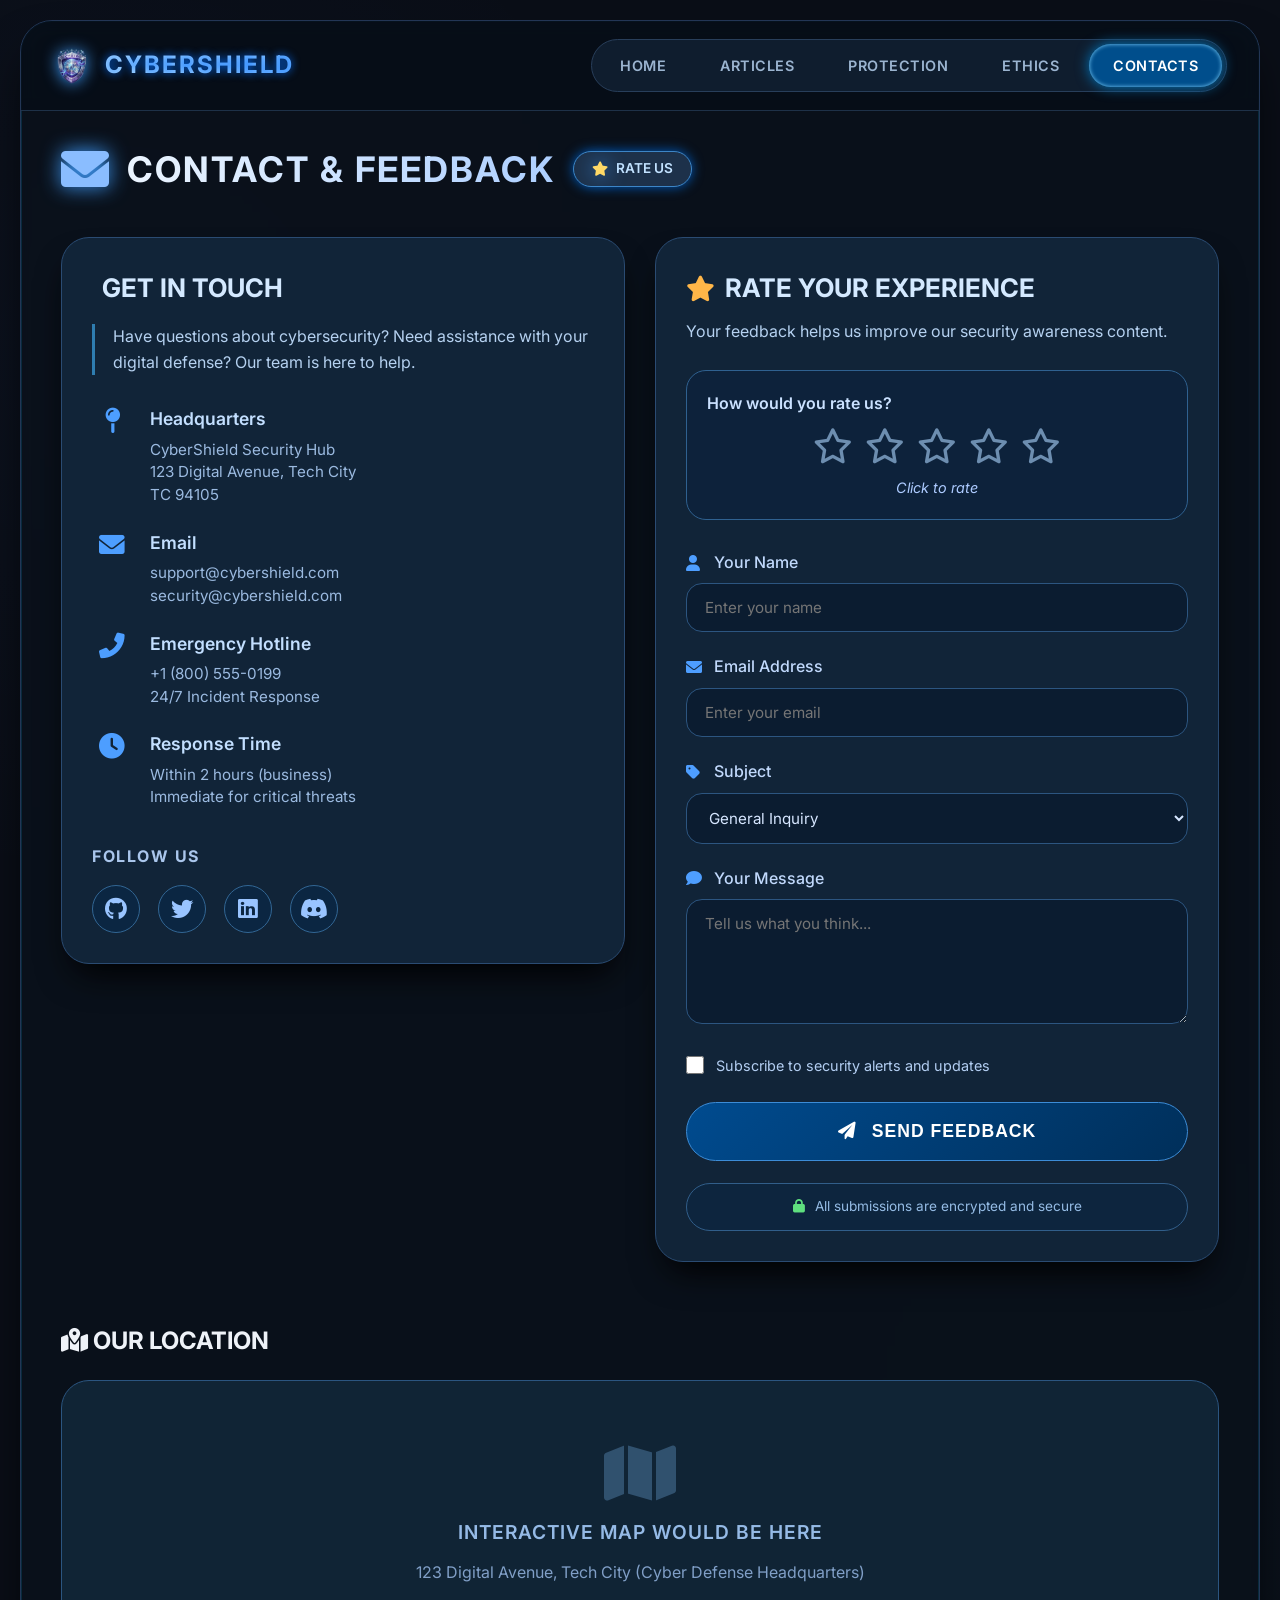
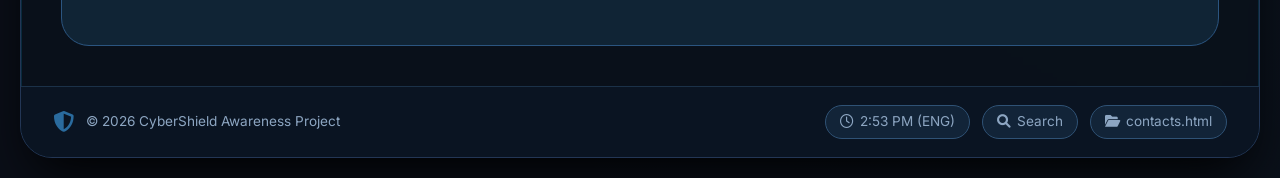
<file: contacts.html>
<!DOCTYPE html>
<html lang="en">
<head>
    <meta charset="UTF-8">
    <meta name="viewport" content="width=device-width, initial-scale=1.0">
    <title>CyberShield · Contact & Feedback</title>
    <!-- Font Awesome 6 (free) -->
    <link rel="stylesheet" href="https://cdnjs.cloudflare.com/ajax/libs/font-awesome/6.0.0-beta3/css/all.min.css">
    <!-- Google Fonts -->
    <link href="https://fonts.googleapis.com/css2?family=Inter:wght@300;400;500;600;700;800&display=swap" rel="stylesheet">
    <!-- Master CSS -->
    <link rel="stylesheet" href="contact.css">
</head>
<body>
    <div class="contacts-page">
        <!-- HEADER with left logo and right navigation -->
        <header class="main-header">
            <div class="logo-area">
                <img src="logo.png" alt="CyberShield" class="logo-img" onerror="this.style.display='none'; this.nextElementSibling.style.display='flex';">
                <i class="fas fa-shield-halved" style="display: none;"></i>
                <span class="logo-text">CYBERSHIELD</span>
            </div>
            <nav class="nav-tabs">
                <a href="home.html" class="nav-tab">HOME</a>
                <a href="articles.html" class="nav-tab">ARTICLES</a>
                <a href="protection.html" class="nav-tab">PROTECTION</a>
                <a href="ethics.html" class="nav-tab">ETHICS</a>
                <a href="contacts.html" class="nav-tab active">CONTACTS</a>
            </nav>
        </header>

        <!-- PAGE TITLE -->
        <div class="page-title">
            <i class="fas fa-envelope"></i>
            <h1>CONTACT & FEEDBACK</h1>
            <span class="live-badge"><i class="fas fa-star"></i> RATE US</span>
        </div>

        <!-- TWO COLUMN LAYOUT: Contact Info + Feedback Form -->
        <div class="contact-grid">
            <!-- LEFT COLUMN: Contact Information -->
            <div class="contact-info">
                <div class="info-card">
                    <h3><i class="fas fa-shield-halved"></i> GET IN TOUCH</h3>
                    <p>Have questions about cybersecurity? Need assistance with your digital defense? Our team is here to help.</p>
                    
                    <div class="info-details">
                        <div class="detail-item">
                            <i class="fas fa-map-pin"></i>
                            <div>
                                <h4>Headquarters</h4>
                                <p>CyberShield Security Hub<br>123 Digital Avenue, Tech City<br>TC 94105</p>
                            </div>
                        </div>
                        
                        <div class="detail-item">
                            <i class="fas fa-envelope"></i>
                            <div>
                                <h4>Email</h4>
                                <p>support@cybershield.com<br>security@cybershield.com</p>
                            </div>
                        </div>
                        
                        <div class="detail-item">
                            <i class="fas fa-phone-alt"></i>
                            <div>
                                <h4>Emergency Hotline</h4>
                                <p>+1 (800) 555-0199<br>24/7 Incident Response</p>
                            </div>
                        </div>
                        
                        <div class="detail-item">
                            <i class="fas fa-clock"></i>
                            <div>
                                <h4>Response Time</h4>
                                <p>Within 2 hours (business)<br>Immediate for critical threats</p>
                            </div>
                        </div>
                    </div>
                    
                    <div class="social-links">
                        <h4>FOLLOW US</h4>
                        <div class="social-icons">
                            <a href="#"><i class="fab fa-github"></i></a>
                            <a href="#"><i class="fab fa-twitter"></i></a>
                            <a href="#"><i class="fab fa-linkedin"></i></a>
                            <a href="#"><i class="fab fa-discord"></i></a>
                        </div>
                    </div>
                </div>
            </div>

            <!-- RIGHT COLUMN: Feedback Form with Star Rating -->
            <div class="feedback-form">
                <div class="form-card">
                    <h3><i class="fas fa-star"></i> RATE YOUR EXPERIENCE</h3>
                    <p>Your feedback helps us improve our security awareness content.</p>
                    
                    <!-- Star Rating System -->
                    <div class="rating-section">
                        <label>How would you rate us?</label>
                        <div class="star-rating">
                            <i class="far fa-star" data-rating="1"></i>
                            <i class="far fa-star" data-rating="2"></i>
                            <i class="far fa-star" data-rating="3"></i>
                            <i class="far fa-star" data-rating="4"></i>
                            <i class="far fa-star" data-rating="5"></i>
                        </div>
                        <span class="rating-text" id="ratingText">Click to rate</span>
                    </div>

                    <!-- Feedback Form -->
                    <form id="feedbackForm">
                        <div class="form-group">
                            <label for="name"><i class="fas fa-user"></i> Your Name</label>
                            <input type="text" id="name" placeholder="Enter your name" required>
                        </div>
                        
                        <div class="form-group">
                            <label for="email"><i class="fas fa-envelope"></i> Email Address</label>
                            <input type="email" id="email" placeholder="Enter your email" required>
                        </div>
                        
                        <div class="form-group">
                            <label for="subject"><i class="fas fa-tag"></i> Subject</label>
                            <select id="subject">
                                <option value="general">General Inquiry</option>
                                <option value="feedback">Website Feedback</option>
                                <option value="security">Security Concern</option>
                                <option value="partnership">Partnership Opportunity</option>
                            </select>
                        </div>
                        
                        <div class="form-group">
                            <label for="message"><i class="fas fa-comment"></i> Your Message</label>
                            <textarea id="message" rows="5" placeholder="Tell us what you think..." required></textarea>
                        </div>
                        
                        <div class="form-checkbox">
                            <input type="checkbox" id="newsletter">
                            <label for="newsletter">Subscribe to security alerts and updates</label>
                        </div>
                        
                        <button type="submit" class="submit-btn">
                            <i class="fas fa-paper-plane"></i> SEND FEEDBACK
                        </button>
                    </form>

                    <div class="secure-note">
                        <i class="fas fa-lock"></i>
                        <span>All submissions are encrypted and secure</span>
                    </div>
                </div>
            </div>
        </div>

        <!-- MAP / LOCATION SECTION -->
        <div class="map-section">
            <h2 class="section-title"><i class="fas fa-map-marked-alt"></i> OUR LOCATION</h2>
            <div class="map-placeholder">
                <i class="fas fa-map"></i>
                <span>INTERACTIVE MAP WOULD BE HERE</span>
                <p>123 Digital Avenue, Tech City (Cyber Defense Headquarters)</p>
            </div>
        </div>

        <!-- FOOTER -->
        <footer class="main-footer">
            <div class="footer-left">
                <i class="fas fa-shield"></i>
                <span>© 2026 CyberShield Awareness Project</span>
            </div>
            <div class="footer-right">
                <span><i class="far fa-clock"></i> 2:53 PM (ENG)</span>
                <span><i class="fas fa-search"></i> Search</span>
                <span><i class="fas fa-folder-open"></i> contacts.html</span>
            </div>
        </footer>
    </div>

    <!-- JavaScript for Star Rating and Form -->
    <script>
        document.addEventListener('DOMContentLoaded', function() {
            // Star Rating Functionality
            const stars = document.querySelectorAll('.star-rating i');
            const ratingText = document.getElementById('ratingText');
            let currentRating = 0;

            stars.forEach(star => {
                // Hover effect
                star.addEventListener('mouseenter', function() {
                    const rating = parseInt(this.getAttribute('data-rating'));
                    highlightStars(rating);
                });

                star.addEventListener('mouseleave', function() {
                    highlightStars(currentRating);
                });

                // Click to set rating
                star.addEventListener('click', function() {
                    currentRating = parseInt(this.getAttribute('data-rating'));
                    highlightStars(currentRating);
                    
                    // Update rating text
                    const messages = [
                        'Click to rate',
                        'Poor - We need to improve',
                        'Fair - Getting there',
                        'Good - Glad you liked it',
                        'Very Good - Thanks!',
                        'Excellent - You made our day!'
                    ];
                    ratingText.textContent = messages[currentRating];
                    
                    // Change stars to solid
                    stars.forEach((s, index) => {
                        if (index < currentRating) {
                            s.classList.remove('far');
                            s.classList.add('fas');
                        } else {
                            s.classList.remove('fas');
                            s.classList.add('far');
                        }
                    });
                });
            });

            function highlightStars(rating) {
                stars.forEach((star, index) => {
                    if (index < rating) {
                        star.style.color = '#ffbb33';
                    } else {
                        star.style.color = '#6d8eb0';
                    }
                });
            }

            // Form Submission (prevent default for demo)
            const form = document.getElementById('feedbackForm');
            form.addEventListener('submit', function(e) {
                e.preventDefault();
                alert('Thank you for your feedback! (Demo - form not actually submitted)');
                form.reset();
                
                // Reset stars
                currentRating = 0;
                stars.forEach(star => {
                    star.classList.remove('fas');
                    star.classList.add('far');
                    star.style.color = '#6d8eb0';
                });
                ratingText.textContent = 'Click to rate';
            });
        });
    </script>
</body>
</html>
</file>
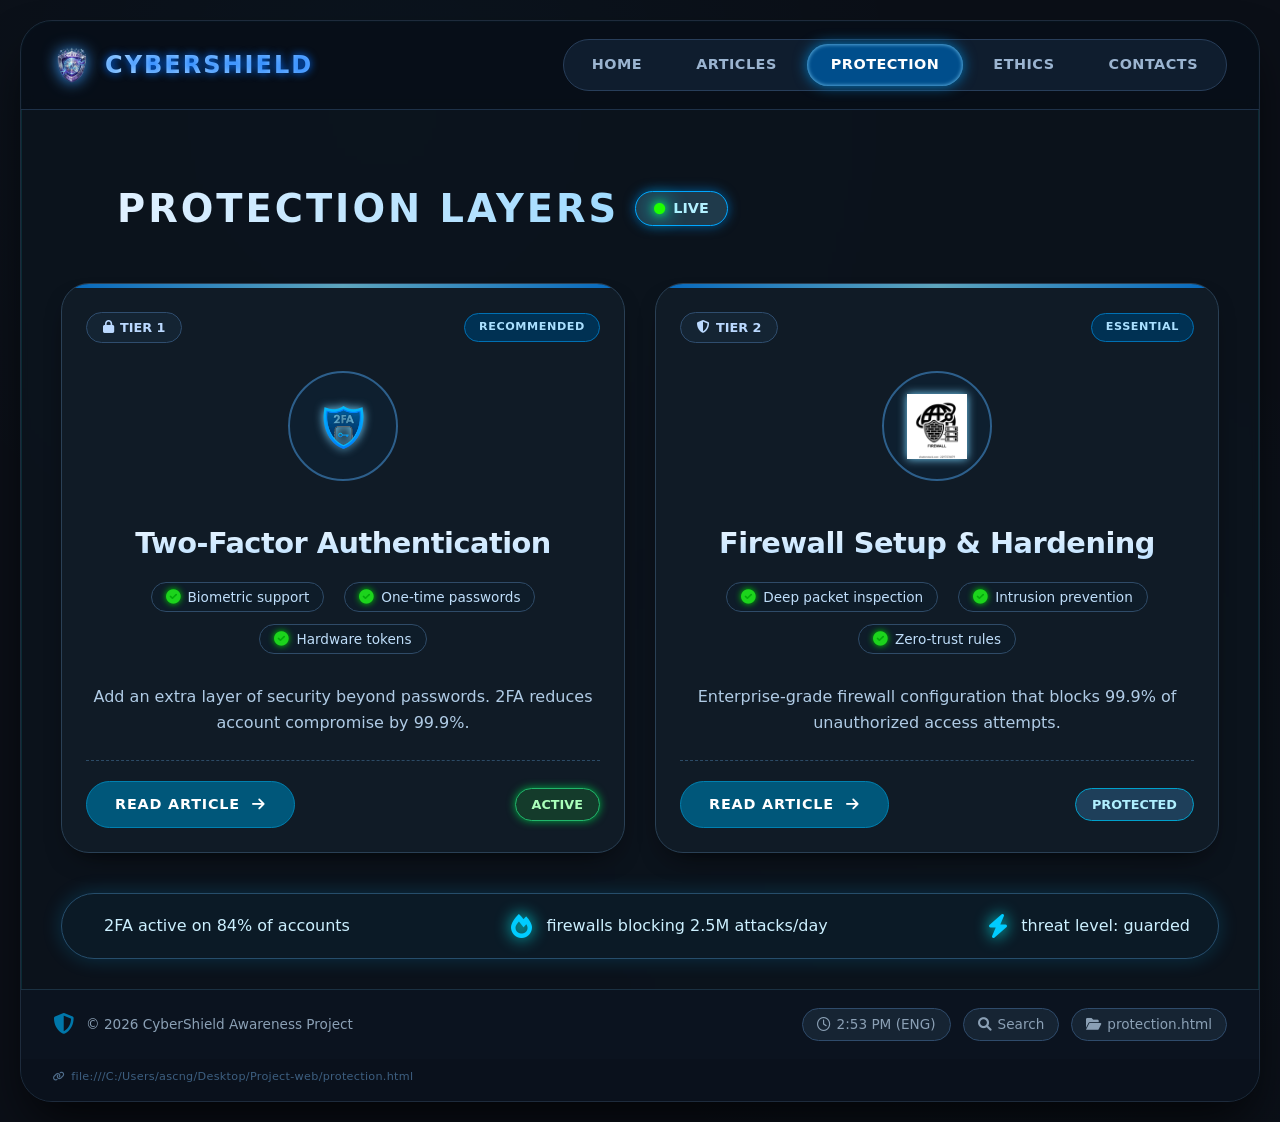
<file: protection.html>
<!DOCTYPE html>
<html lang="en">
<head>
    <meta charset="UTF-8">
    <meta name="viewport" content="width=device-width, initial-scale=1.0">
    <title>CyberShield · protection</title>
    <!-- Font Awesome 6 (free) -->
    <link rel="stylesheet" href="https://cdnjs.cloudflare.com/ajax/libs/font-awesome/6.0.0-beta3/css/all.min.css">
    <!-- external CSS -->
    <link rel="stylesheet" href="protection.css">
</head>
<body>
    <div class="protection-page">
        <!-- header with left logo and right navigation (same as articles) -->
        <header class="main-header">
            <div class="logo-area">
                <!-- your website logo from assets - replace src -->
                <img src="logo.png" alt="CyberShield" class="logo-img" onerror="this.style.display='none'; this.nextElementSibling.style.display='flex';">
                <i class="fas fa-shield-halved" style="display: none;"></i>
                <span class="logo-text">CYBERSHIELD</span>
            </div>
            <nav class="nav-tabs">
                <a href="index.html" class="nav-tab">HOME</a>
                <a href="articles.html" class="nav-tab">ARTICLES</a>
                <a href="protection.html" class="nav-tab active">PROTECTION</a>
                <a href="ethics.html" class="nav-tab">ETHICS</a>
                <a href="contacts.html" class="nav-tab">CONTACTS</a>
            </nav>
        </header>

        <!-- main protection content -->
        <div class="protection-content">
            <!-- title with shield icon -->
            <div class="page-title">
                <i class="fas fa-shield-halved"></i>
                <h1>PROTECTION LAYERS</h1>
                <span class="live-badge"><i class="fas fa-circle"></i> LIVE</span>
            </div>

            <!-- two feature cards: 2FA and Firewall -->
            <div class="protection-grid">
                
                <!-- CARD 1: 2FA (two-factor authentication) -->
                <div class="protection-card">
                    <div class="card-header">
                        <span class="card-badge"><i class="fas fa-lock"></i> TIER 1</span>
                        <span class="card-tag">RECOMMENDED</span>
                    </div>
                    <!-- icon area (your asset) - clickable -->
                    <a href="2fa-article.html" class="icon-link">
                        <div class="icon-circle">
                            <!-- replace with your 2FA icon from assets -->
                            <img src="2FA.png" alt="2FA" onerror="this.style.display='none'; this.nextElementSibling.style.display='flex';">
                            <i class="fas fa-mobile-alt" style="display: none;"></i>
                        </div>
                    </a>
                    <h2>Two-Factor Authentication</h2>
                    <div class="feature-list">
                        <span><i class="fas fa-check-circle"></i> Biometric support</span>
                        <span><i class="fas fa-check-circle"></i> One-time passwords</span>
                        <span><i class="fas fa-check-circle"></i> Hardware tokens</span>
                    </div>
                    <p class="card-description">
                        Add an extra layer of security beyond passwords. 2FA reduces account compromise by 99.9%.
                    </p>
                    <div class="card-footer">
                        <a href="2fa-article.html" class="action-button">
                            <span>READ ARTICLE</span>
                            <i class="fas fa-arrow-right"></i>
                        </a>
                        <span class="status status-active">ACTIVE</span>
                    </div>
                </div>

                <!-- CARD 2: FIREWALL SETUP -->
                <div class="protection-card">
                    <div class="card-header">
                        <span class="card-badge"><i class="fas fa-shield"></i> TIER 2</span>
                        <span class="card-tag">ESSENTIAL</span>
                    </div>
                    <!-- icon area (your asset) - clickable -->
                    <a href="firewall-article.html" class="icon-link">
                        <div class="icon-circle">
                            <!-- replace with your firewall icon from assets -->
                            <img src="fire.png" alt="firewall" onerror="this.style.display='none'; this.nextElementSibling.style.display='flex';">
                            <i class="fas fa-wall" style="display: none;"></i>
                        </div>
                    </a>
                    <h2>Firewall Setup & Hardening</h2>
                    <div class="feature-list">
                        <span><i class="fas fa-check-circle"></i> Deep packet inspection</span>
                        <span><i class="fas fa-check-circle"></i> Intrusion prevention</span>
                        <span><i class="fas fa-check-circle"></i> Zero-trust rules</span>
                    </div>
                    <p class="card-description">
                        Enterprise‑grade firewall configuration that blocks 99.9% of unauthorized access attempts.
                    </p>
                    <div class="card-footer">
                        <a href="firewall-article.html" class="action-button">
                            <span>READ ARTICLE</span>
                            <i class="fas fa-arrow-right"></i>
                        </a>
                        <span class="status status-protected">PROTECTED</span>
                    </div>
                </div>
            </div>

            <!-- additional info strip (like live stats) -->
            <div class="info-strip">
                <div class="info-item">
                    <i class="fas fa-shield-halved"></i>
                    <span>2FA active on 84% of accounts</span>
                </div>
                <div class="info-item">
                    <i class="fas fa-fire"></i>
                    <span>firewalls blocking 2.5M attacks/day</span>
                </div>
                <div class="info-item">
                    <i class="fas fa-bolt"></i>
                    <span>threat level: guarded</span>
                </div>
            </div>
        </div>

        <!-- footer (same style) -->
        <footer class="protection-footer">
            <div class="footer-left">
                <i class="fas fa-shield"></i>
                <span>© 2026 CyberShield Awareness Project</span>
            </div>
            <div class="footer-right">
                <span><i class="far fa-clock"></i> 2:53 PM (ENG)</span>
                <span><i class="fas fa-search"></i> Search</span>
                <span><i class="fas fa-folder-open"></i> protection.html</span>
            </div>
        </footer>

        <!-- local file hint (optional) -->
        <div class="file-hint">
            <i class="fas fa-link"></i> file:///C:/Users/ascng/Desktop/Project-web/protection.html
        </div>
    </div>

    <script>
        // fallback for images: if asset missing, show font icon
        document.querySelectorAll('.icon-circle img, .logo-img').forEach(img => {
            img.onerror = function() {
                this.style.display = 'none';
                if (this.nextElementSibling) {
                    this.nextElementSibling.style.display = 'flex';
                }
            };
        });
    </script>
</body>
</html>
</file>
<file: contact.css>
/* style.css – CyberShield main theme (contacts page) */

* {
    margin: 0;
    padding: 0;
    box-sizing: border-box;
}

body {
    font-family: 'Inter', -apple-system, BlinkMacSystemFont, sans-serif;
    background: #0a0e17;
    color: #eef2f8;
    line-height: 1.6;
    min-height: 100vh;
    display: flex;
    justify-content: center;
    align-items: center;
    padding: 20px;
    background-image: 
        radial-gradient(circle at 10% 20%, rgba(64, 128, 255, 0.03) 0%, transparent 30%),
        radial-gradient(circle at 90% 80%, rgba(0, 200, 255, 0.02) 0%, transparent 40%);
}

.contacts-page {
    max-width: 1300px;
    width: 100%;
    background: rgba(10, 18, 28, 0.82);
    backdrop-filter: blur(5px);
    -webkit-backdrop-filter: blur(5px);
    border: 1px solid #233655;
    border-radius: 32px;
    box-shadow: 0 25px 50px -15px #000000, 0 0 0 1px rgba(0, 180, 255, 0.15) inset;
    overflow: hidden;
    display: flex;
    flex-direction: column;
}

/* ----- header & navigation (consistent across pages) ----- */
.main-header {
    display: flex;
    justify-content: space-between;
    align-items: center;
    padding: 18px 32px;
    border-bottom: 1px solid #1e3148;
    background: rgba(6, 14, 24, 0.7);
    backdrop-filter: blur(8px);
}

.logo-area {
    display: flex;
    align-items: center;
    gap: 12px;
}

.logo-img {
    height: 36px;
    width: auto;
    display: block;
    filter: drop-shadow(0 0 8px #3d9eff);
}

.logo-area i.fa-shield-halved {
    font-size: 32px;
    color: #2a9eff;
    text-shadow: 0 0 10px #0055cc;
    background: #101e2c;
    padding: 6px;
    border-radius: 12px;
}

.logo-text {
    font-weight: 700;
    font-size: 1.5rem;
    letter-spacing: 2px;
    background: linear-gradient(135deg, #c0e6ff, #6eb3ff);
    -webkit-background-clip: text;
    background-clip: text;
    color: transparent;
    text-shadow: 0 0 8px #006eff;
}

.nav-tabs {
    display: flex;
    gap: 6px;
    background: #0f1d2e;
    padding: 4px;
    border-radius: 60px;
    border: 1px solid #283e5a;
}

.nav-tab {
    padding: 10px 24px;
    border-radius: 40px;
    font-weight: 600;
    font-size: 0.9rem;
    letter-spacing: 0.5px;
    color: #9bb4d0;
    text-decoration: none;
    transition: all 0.2s;
}

.nav-tab:hover {
    background: #1c3350;
    color: #e2ecff;
}

.nav-tab.active {
    background: #004e8c;
    color: white;
    box-shadow: 0 0 14px #0077be, 0 0 4px #7fd4ff inset;
}

/* ----- page title (consistent styling) ----- */
.page-title {
    display: flex;
    align-items: center;
    gap: 18px;
    padding: 30px 40px 10px;
    flex-wrap: wrap;
}

.page-title i {
    font-size: 3rem;
    color: #8abdff;
    filter: drop-shadow(0 0 10px #3f9eff);
}

.page-title h1 {
    font-size: 2.2rem;
    font-weight: 700;
    letter-spacing: 2px;
    background: linear-gradient(to right, #ecf5ff, #adcfff);
    -webkit-background-clip: text;
    background-clip: text;
    color: transparent;
}

.live-badge {
    background: #1d314a;
    border: 1px solid #3d85c6;
    border-radius: 60px;
    padding: 6px 18px;
    font-weight: 600;
    font-size: 0.85rem;
    color: #c2e2ff;
    display: flex;
    align-items: center;
    gap: 8px;
    box-shadow: 0 0 12px #005bbb;
}

.live-badge i {
    font-size: 0.9rem;
    color: #ffd966;
}

/* ----- contact grid: two columns ----- */
.contact-grid {
    display: grid;
    grid-template-columns: 1fr 1fr;
    gap: 30px;
    padding: 30px 40px 40px;
}

/* ----- left column: contact info cards ----- */
.contact-info {
    height: fit-content;
}

.info-card {
    background: #112438;
    border: 1px solid #2a4b72;
    border-radius: 28px;
    padding: 30px;
    box-shadow: 0 20px 35px -12px #000000;
}

.info-card h3 {
    font-size: 1.6rem;
    margin-bottom: 15px;
    display: flex;
    align-items: center;
    gap: 10px;
    color: #d4e9ff;
}

.info-card h3 i {
    color: #3f96ff;
}

.info-card > p {
    color: #b5d1f0;
    margin-bottom: 30px;
    font-size: 1rem;
    border-left: 3px solid #2f7db0;
    padding-left: 18px;
}

.info-details {
    display: flex;
    flex-direction: column;
    gap: 22px;
    margin: 30px 0;
}

.detail-item {
    display: flex;
    gap: 18px;
    align-items: flex-start;
}

.detail-item i {
    font-size: 1.6rem;
    color: #4d9eff;
    min-width: 40px;
    text-align: center;
    margin-top: 3px;
}

.detail-item h4 {
    font-size: 1.1rem;
    font-weight: 600;
    color: #c3dfff;
    margin-bottom: 5px;
}

.detail-item p {
    color: #9bbae0;
    line-height: 1.5;
    font-size: 0.95rem;
}

.social-links {
    margin-top: 35px;
}

.social-links h4 {
    font-size: 1rem;
    letter-spacing: 1.5px;
    color: #aac6ec;
    margin-bottom: 15px;
}

.social-icons {
    display: flex;
    gap: 18px;
}

.social-icons a {
    display: flex;
    align-items: center;
    justify-content: center;
    width: 48px;
    height: 48px;
    background: #0b2642;
    border-radius: 50%;
    border: 1px solid #326694;
    color: #99c4ff;
    font-size: 1.4rem;
    transition: all 0.2s;
    text-decoration: none;
}

.social-icons a:hover {
    background: #1a4980;
    color: white;
    border-color: #6ab0ff;
    transform: translateY(-4px);
    box-shadow: 0 5px 15px #004e9e;
}

/* ----- right column: feedback form with star rating ----- */
.feedback-form {
    height: fit-content;
}

.form-card {
    background: #112438;
    border: 1px solid #2a4b72;
    border-radius: 28px;
    padding: 30px;
    box-shadow: 0 20px 35px -12px #000000;
}

.form-card h3 {
    font-size: 1.6rem;
    margin-bottom: 10px;
    display: flex;
    align-items: center;
    gap: 10px;
    color: #d4e9ff;
}

.form-card h3 i {
    color: #ffb648;
}

.form-card > p {
    color: #b5d1f0;
    margin-bottom: 25px;
}

/* star rating */
.rating-section {
    background: #0d223b;
    border-radius: 20px;
    padding: 20px;
    margin-bottom: 30px;
    border: 1px solid #2f6190;
}

.rating-section label {
    display: block;
    font-weight: 600;
    margin-bottom: 12px;
    color: #cae1ff;
}

.star-rating {
    display: flex;
    gap: 12px;
    font-size: 2.2rem;
    justify-content: center;
    margin: 10px 0 12px;
}

.star-rating i {
    color: #6d8eb0;
    cursor: pointer;
    transition: all 0.1s;
}

.star-rating i:hover {
    transform: scale(1.2);
}

.rating-text {
    display: block;
    text-align: center;
    font-size: 0.9rem;
    color: #adcbff;
    font-style: italic;
}

/* form elements */
.form-group {
    margin-bottom: 22px;
}

.form-group label {
    display: block;
    margin-bottom: 8px;
    font-weight: 500;
    color: #c1d9fc;
    display: flex;
    align-items: center;
    gap: 8px;
}

.form-group label i {
    color: #4e9eff;
    width: 20px;
}

.form-group input,
.form-group select,
.form-group textarea {
    width: 100%;
    padding: 14px 18px;
    background: #0b1c30;
    border: 1px solid #2c5580;
    border-radius: 16px;
    font-family: 'Inter', sans-serif;
    font-size: 0.95rem;
    color: #ecf5ff;
    transition: all 0.2s;
}

.form-group input:focus,
.form-group select:focus,
.form-group textarea:focus {
    outline: none;
    border-color: #4d9eff;
    box-shadow: 0 0 0 3px rgba(77, 158, 255, 0.3);
    background: #0e243e;
}

.form-group select {
    cursor: pointer;
    color: #d6e6ff;
}

.form-group select option {
    background: #0b1a2c;
    color: white;
}

.form-checkbox {
    display: flex;
    align-items: center;
    gap: 12px;
    margin: 20px 0 25px;
}

.form-checkbox input {
    width: 18px;
    height: 18px;
    accent-color: #2a7fff;
}

.form-checkbox label {
    color: #b3cef2;
    font-size: 0.9rem;
}

.submit-btn {
    width: 100%;
    background: linear-gradient(135deg, #004b8f, #002f5a);
    border: none;
    border-radius: 40px;
    padding: 18px 24px;
    font-weight: 700;
    font-size: 1.1rem;
    letter-spacing: 1px;
    color: white;
    display: flex;
    align-items: center;
    justify-content: center;
    gap: 15px;
    cursor: pointer;
    border: 1px solid #3c8cd7;
    transition: all 0.2s;
}

.submit-btn:hover {
    background: #0066b3;
    gap: 20px;
    box-shadow: 0 10px 25px #004b99;
}

.secure-note {
    margin-top: 22px;
    display: flex;
    align-items: center;
    justify-content: center;
    gap: 10px;
    color: #95bce5;
    font-size: 0.85rem;
    background: #0d253e;
    padding: 12px;
    border-radius: 40px;
    border: 1px solid #315e8a;
}

.secure-note i {
    color: #5fe07f;
}

/* ----- map section ----- */
.map-section {
    padding: 20px 40px 40px;
}

.map-placeholder {
    background: #102435;
    border: 1px solid #2b5580;
    border-radius: 28px;
    padding: 60px 20px;
    text-align: center;
    margin-top: 20px;
    display: flex;
    flex-direction: column;
    align-items: center;
    gap: 12px;
}

.map-placeholder i {
    font-size: 4rem;
    color: #517ea8;
    opacity: 0.5;
}

.map-placeholder span {
    font-weight: 600;
    font-size: 1.2rem;
    color: #95bae6;
    letter-spacing: 1px;
}

.map-placeholder p {
    color: #809fc7;
}

/* ----- footer (consistent) ----- */
.main-footer {
    display: flex;
    justify-content: space-between;
    align-items: center;
    padding: 18px 32px;
    background: #0a1422;
    border-top: 1px solid #1b3148;
    font-size: 0.85rem;
    color: #8da6c2;
}

.footer-left, .footer-right {
    display: flex;
    align-items: center;
    gap: 12px;
}

.footer-left i {
    font-size: 1.3rem;
    color: #2a6b9e;
}

.footer-right span {
    display: flex;
    align-items: center;
    gap: 6px;
    background: #122438;
    padding: 5px 14px;
    border-radius: 40px;
    border: 1px solid #2f5275;
}

/* ----- responsive design ----- */
@media (max-width: 950px) {
    .contact-grid {
        grid-template-columns: 1fr;
        gap: 30px;
    }
}

@media (max-width: 750px) {
    .main-header {
        flex-direction: column;
        gap: 16px;
        align-items: stretch;
    }
    
    .nav-tabs {
        flex-wrap: wrap;
        justify-content: center;
    }
    
    .page-title {
        padding: 20px 25px;
    }
    
    .page-title h1 {
        font-size: 1.6rem;
    }
    
    .info-card, .form-card {
        padding: 25px;
    }
    
    .star-rating {
        font-size: 1.8rem;
        gap: 8px;
    }
    
    .main-footer {
        flex-direction: column;
        gap: 16px;
        align-items: flex-start;
    }
}

@media (max-width: 500px) {
    .detail-item {
        flex-direction: column;
        gap: 8px;
    }
    
    .social-icons {
        flex-wrap: wrap;
    }
    
    .star-rating {
        font-size: 1.6rem;
    }
}

/* fallback icon centering */
.ethics-icon-circle i[style*="display: flex"] {
    display: flex !important;
    align-items: center;
    justify-content: center;
    width: 100%;
    height: 100%;
}
</file>
<file: protection.css>
/* protection.css – CyberShield dark theme with glowing accents */

* {
    margin: 0;
    padding: 0;
    box-sizing: border-box;
}

body {
    font-family: 'Segoe UI', Roboto, system-ui, -apple-system, BlinkMacSystemFont, sans-serif;
    background: #0b0f17;
    color: #e5e9f0;
    line-height: 1.5;
    min-height: 100vh;
    display: flex;
    justify-content: center;
    align-items: center;
    padding: 20px;
    background-image: radial-gradient(circle at 30% 10%, rgba(0, 180, 255, 0.03) 0%, transparent 40%),
                      radial-gradient(circle at 80% 70%, rgba(0, 200, 255, 0.02) 0%, transparent 40%);
}

.protection-page {
    max-width: 1300px;
    width: 100%;
    background: rgba(12, 20, 30, 0.75);
    backdrop-filter: blur(4px);
    -webkit-backdrop-filter: blur(4px);
    border: 1px solid #1e2b3c;
    border-radius: 32px;
    box-shadow: 0 25px 50px -12px rgba(0, 0, 0, 0.8), 0 0 0 1px rgba(0, 255, 255, 0.1) inset;
    overflow: hidden;
    display: flex;
    flex-direction: column;
}

/* ----- header & navigation (matches articles theme) ----- */
.main-header {
    display: flex;
    justify-content: space-between;
    align-items: center;
    padding: 18px 32px;
    border-bottom: 1px solid #1e3148;
    background: rgba(6, 14, 24, 0.7);
    backdrop-filter: blur(8px);
}

.logo-area {
    display: flex;
    align-items: center;
    gap: 12px;
}

.logo-img {
    height: 36px;
    width: auto;
    display: block;
    filter: drop-shadow(0 0 8px #3d9eff);
}

.logo-area i.fa-shield-halved {
    font-size: 32px;
    color: #2a9eff;
    text-shadow: 0 0 10px #0055cc;
    background: #101e2c;
    padding: 6px;
    border-radius: 12px;
}

.logo-text {
    font-weight: 700;
    font-size: 1.5rem;
    letter-spacing: 2px;
    background: linear-gradient(135deg, #c0e6ff, #6eb3ff);
    -webkit-background-clip: text;
    background-clip: text;
    color: transparent;
    text-shadow: 0 0 8px #006eff;
}

.nav-tabs {
    display: flex;
    gap: 6px;
    background: #0f1d2e;
    padding: 4px;
    border-radius: 60px;
    border: 1px solid #283e5a;
}

.nav-tab {
    padding: 10px 24px;
    border-radius: 40px;
    font-weight: 600;
    font-size: 0.9rem;
    letter-spacing: 0.5px;
    color: #9bb4d0;
    text-decoration: none;
    transition: all 0.2s;
}

.nav-tab:hover {
    background: #1c3350;
    color: #e2ecff;
}

.nav-tab.active {
    background: #004e8c;
    color: white;
    box-shadow: 0 0 14px #0077be, 0 0 4px #7fd4ff inset;
}

/* ----- page title (consistent styling) ----- */
.page-title {
    display: flex;
    align-items: center;
    gap: 18px;
    padding: 30px 40px 10px;
    flex-wrap: wrap;
}

/* ----- main protection content ----- */
.protection-content {
    padding: 40px 40px 30px;
}

.page-title {
    display: flex;
    align-items: center;
    gap: 16px;
    margin-bottom: 36px;
    flex-wrap: wrap;
}

.page-title i {
    font-size: 3rem;
    color: #00ddff;
    filter: drop-shadow(0 0 10px cyan);
}

.page-title h1 {
    font-size: 2.4rem;
    font-weight: 700;
    letter-spacing: 3px;
    background: linear-gradient(to right, #e0f0ff, #a0dbff);
    -webkit-background-clip: text;
    background-clip: text;
    color: transparent;
}

.live-badge {
    background: #1f3a4b;
    border: 1px solid #00a6ff;
    border-radius: 60px;
    padding: 6px 18px;
    font-weight: 600;
    font-size: 0.9rem;
    color: #b3f0ff;
    display: flex;
    align-items: center;
    gap: 8px;
    box-shadow: 0 0 12px #005c99;
}

.live-badge i {
    font-size: 0.7rem;
    color: #1eff00;
    text-shadow: 0 0 8px #00ff40;
}

/* ----- grid: 2 cards side by side ----- */
.protection-grid {
    display: grid;
    grid-template-columns: 1fr 1fr;
    gap: 30px;
    margin-bottom: 40px;
}

/* card styles */
.protection-card {
    background: rgba(18, 30, 42, 0.8);
    backdrop-filter: blur(5px);
    border: 1px solid #2a4055;
    border-radius: 28px;
    padding: 28px 24px 24px;
    transition: transform 0.2s, box-shadow 0.3s;
    box-shadow: 0 12px 28px -15px black;
    display: flex;
    flex-direction: column;
    position: relative;
    overflow: hidden;
}

.protection-card::after {
    content: '';
    position: absolute;
    top: 0;
    left: 0;
    width: 100%;
    height: 4px;
    background: linear-gradient(90deg, #0088ff, #80e0ff, #0088ff);
    opacity: 0.7;
}

.protection-card:hover {
    transform: translateY(-6px);
    border-color: #3f6280;
    box-shadow: 0 25px 40px -16px #005c99, 0 0 0 1px #0088ff inset;
}

.card-header {
    display: flex;
    justify-content: space-between;
    align-items: center;
    margin-bottom: 20px;
}

.card-badge {
    background: #142433;
    border-radius: 30px;
    padding: 5px 16px;
    font-size: 0.8rem;
    font-weight: 600;
    color: #bbd9ff;
    border: 1px solid #2f4d6e;
    display: flex;
    align-items: center;
    gap: 6px;
}

.card-tag {
    background: #003153;
    color: #aae0ff;
    padding: 5px 14px;
    border-radius: 30px;
    font-size: 0.7rem;
    font-weight: 700;
    letter-spacing: 0.6px;
    border: 1px solid #0070b3;
}

.icon-link {
    display: block;
    margin-bottom: 10px;
    align-self: center;
}

.icon-circle {
    width: 110px;
    height: 110px;
    border-radius: 50%;
    background: #0e1f2f;
    border: 2px solid #2d5f8b;
    display: flex;
    align-items: center;
    justify-content: center;
    margin: 8px auto 16px;
    transition: 0.25s;
    box-shadow: 0 0 0 0 #0077ff;
}

.icon-circle:hover {
    border-color: #00c3ff;
    box-shadow: 0 0 0 4px rgba(0, 170, 255, 0.3);
}

.icon-circle img {
    max-width: 65px;
    max-height: 65px;
    filter: drop-shadow(0 0 5px #79d6ff);
}

.icon-circle i {
    font-size: 48px;
    color: #2aa0ff;
}

.protection-card h2 {
    font-size: 1.8rem;
    font-weight: 600;
    margin: 15px 0 16px;
    text-align: center;
    background: linear-gradient(to bottom, #f0f9ff, #b5dcff);
    -webkit-background-clip: text;
    background-clip: text;
    color: transparent;
    letter-spacing: -0.5px;
}

.feature-list {
    display: flex;
    flex-wrap: wrap;
    justify-content: center;
    gap: 12px 20px;
    margin-bottom: 18px;
}

.feature-list span {
    background: #0e1c29;
    padding: 4px 14px;
    border-radius: 40px;
    font-size: 0.85rem;
    display: flex;
    align-items: center;
    gap: 8px;
    border: 1px solid #2f4b68;
    color: #bfdefa;
}

.feature-list i {
    color: #1cd41c;
    text-shadow: 0 0 6px #00e000;
    font-size: 0.9rem;
}

.card-description {
    color: #b0cbe5;
    margin: 12px 0 24px;
    line-height: 1.6;
    font-size: 1rem;
    text-align: center;
    padding: 0 6px;
}

.card-footer {
    display: flex;
    justify-content: space-between;
    align-items: center;
    margin-top: auto;
    border-top: 1px dashed #2c4b66;
    padding-top: 20px;
}

.action-button {
    background: #00577a;
    border: none;
    border-radius: 40px;
    padding: 12px 28px;
    font-weight: 600;
    color: white;
    display: inline-flex;
    align-items: center;
    gap: 12px;
    text-decoration: none;
    font-size: 0.9rem;
    letter-spacing: 0.8px;
    transition: 0.2s;
    border: 1px solid #0080b0;
}

.action-button:hover {
    background: #0072a3;
    gap: 18px;
    box-shadow: 0 0 20px #0080ff;
    border-color: #6fd6ff;
}

.status {
    font-size: 0.8rem;
    font-weight: 700;
    padding: 6px 16px;
    border-radius: 30px;
    text-transform: uppercase;
}

.status-active {
    background: #143b2b;
    color: #aaffbb;
    border: 1px solid #21b66b;
    box-shadow: 0 0 8px #00aa44;
}

.status-protected {
    background: #1e3f5a;
    color: #b0f0ff;
    border: 1px solid #00a1cc;
}

/* ----- info strip (live stats) ----- */
.info-strip {
    background: #0b1a26;
    border-radius: 60px;
    padding: 20px 28px;
    display: flex;
    justify-content: space-between;
    flex-wrap: wrap;
    gap: 20px 30px;
    margin-top: 20px;
    border: 1px solid #264d6b;
    box-shadow: 0 0 20px rgba(0, 180, 255, 0.2);
}

.info-item {
    display: flex;
    align-items: center;
    gap: 14px;
    color: #ccf0ff;
    font-weight: 500;
}

.info-item i {
    font-size: 1.5rem;
    color: #00ccff;
    filter: drop-shadow(0 0 8px cyan);
}

/* ----- footer (same as articles) ----- */
.protection-footer {
    display: flex;
    justify-content: space-between;
    align-items: center;
    padding: 18px 32px;
    background: #0b131f;
    border-top: 1px solid #1b3142;
    font-size: 0.85rem;
    color: #8ba0b5;
}

.footer-left, .footer-right {
    display: flex;
    align-items: center;
    gap: 12px;
}

.footer-left i {
    font-size: 1.3rem;
    color: #0077aa;
}

.footer-right span {
    display: flex;
    align-items: center;
    gap: 6px;
    background: #162433;
    padding: 5px 14px;
    border-radius: 40px;
    border: 1px solid #2f4b6b;
}

/* file hint (local) */
.file-hint {
    padding: 10px 32px 16px;
    font-size: 0.7rem;
    color: #3d5f80;
    display: flex;
    align-items: center;
    gap: 6px;
    background: #0a111c;
    letter-spacing: 0.3px;
}

.file-hint i {
    font-size: 0.6rem;
    color: #506e8c;
}

/* ----- responsive adjustments ----- */
@media (max-width: 850px) {
    .protection-grid {
        grid-template-columns: 1fr;
        gap: 24px;
    }
    
    .main-header {
        flex-direction: column;
        gap: 16px;
        align-items: stretch;
    }
    
    .nav-tabs {
        flex-wrap: wrap;
        justify-content: center;
    }
    
    .page-title h1 {
        font-size: 1.8rem;
    }
    
    .info-strip {
        flex-direction: column;
        align-items: flex-start;
    }
    
    .protection-footer {
        flex-direction: column;
        gap: 16px;
        align-items: flex-start;
    }
}

@media (max-width: 500px) {
    .protection-content {
        padding: 25px 20px;
    }
    
    .card-footer {
        flex-direction: column;
        gap: 16px;
        align-items: stretch;
    }
    
    .action-button {
        justify-content: center;
    }
    
    .status {
        text-align: center;
    }
}

/* subtle glow for active elements */
i, .nav-tab.active, .action-button, .live-badge {
    transition: all 0.2s ease;
}

/* ensure fallback icons are centered */
.icon-circle i[style*="display: flex"] {
    display: flex !important;
    align-items: center;
    justify-content: center;
    width: 100%;
    height: 100%;
}
</file>
